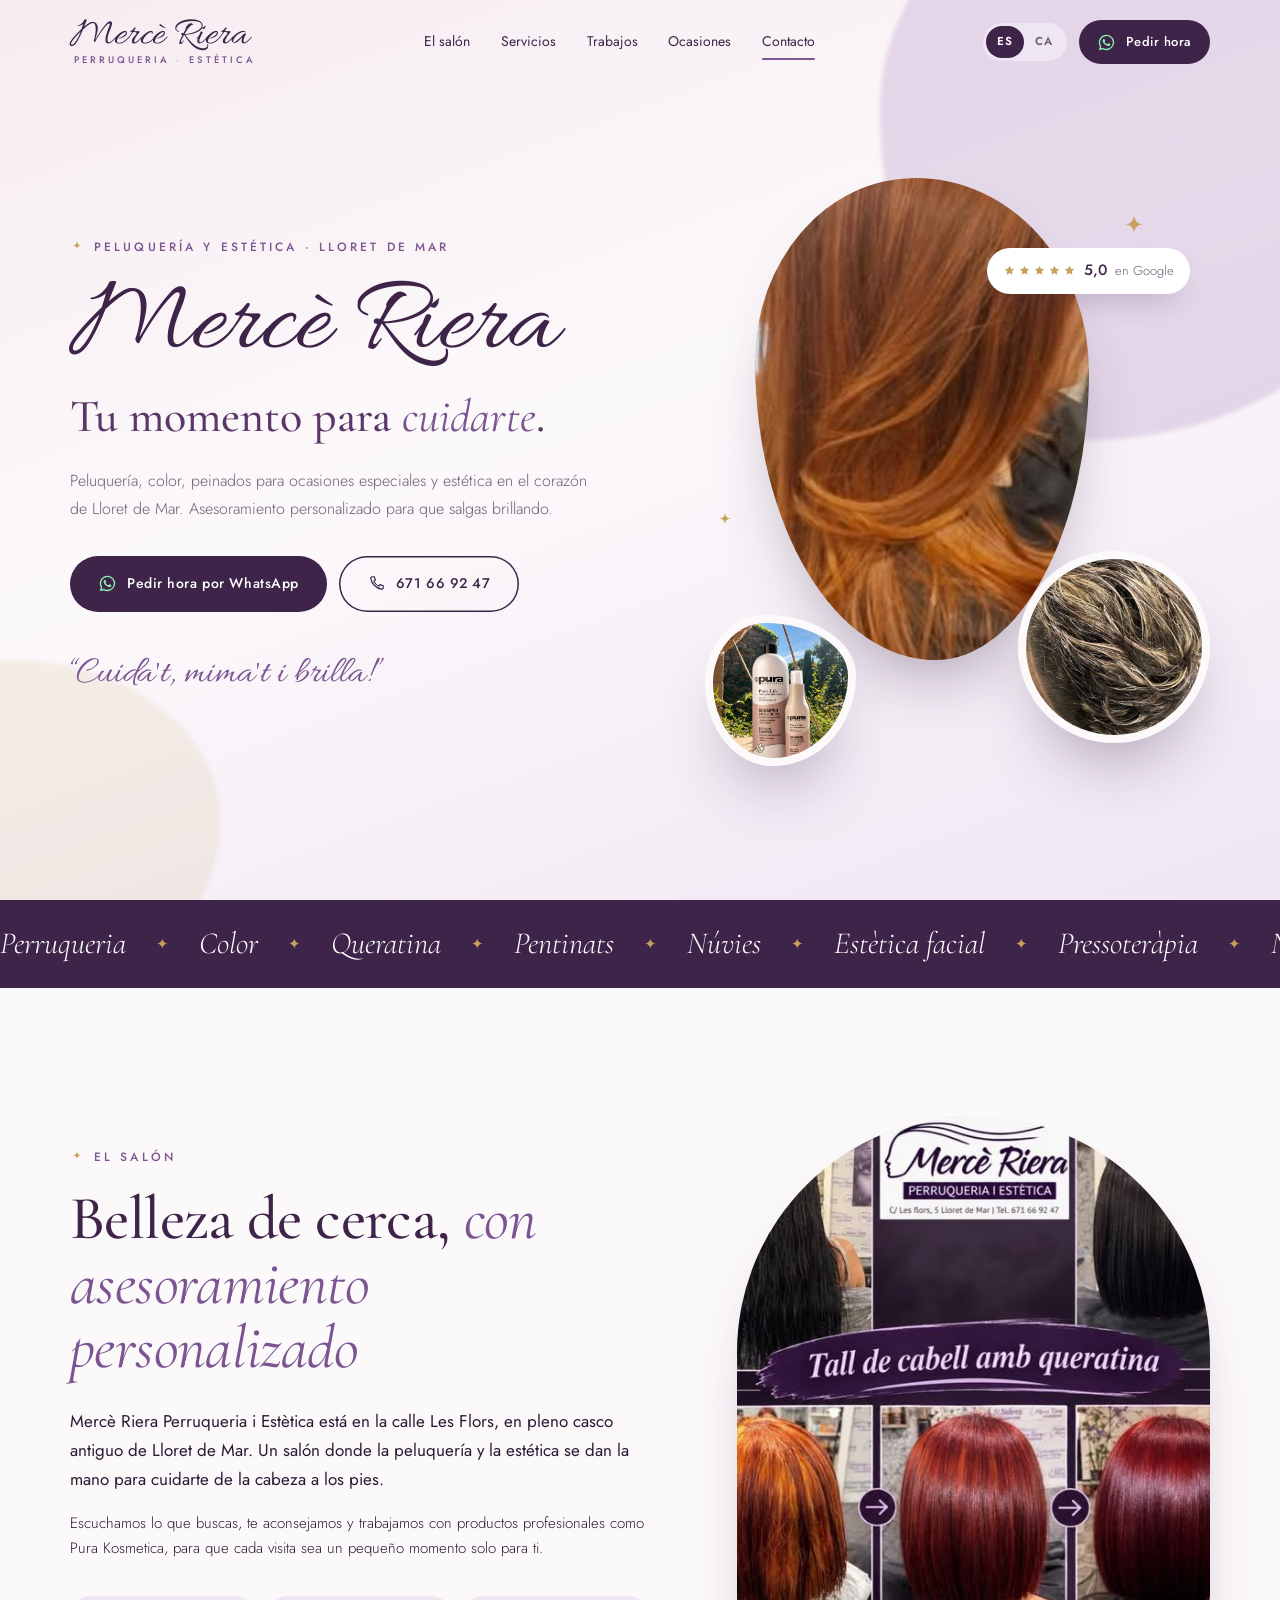
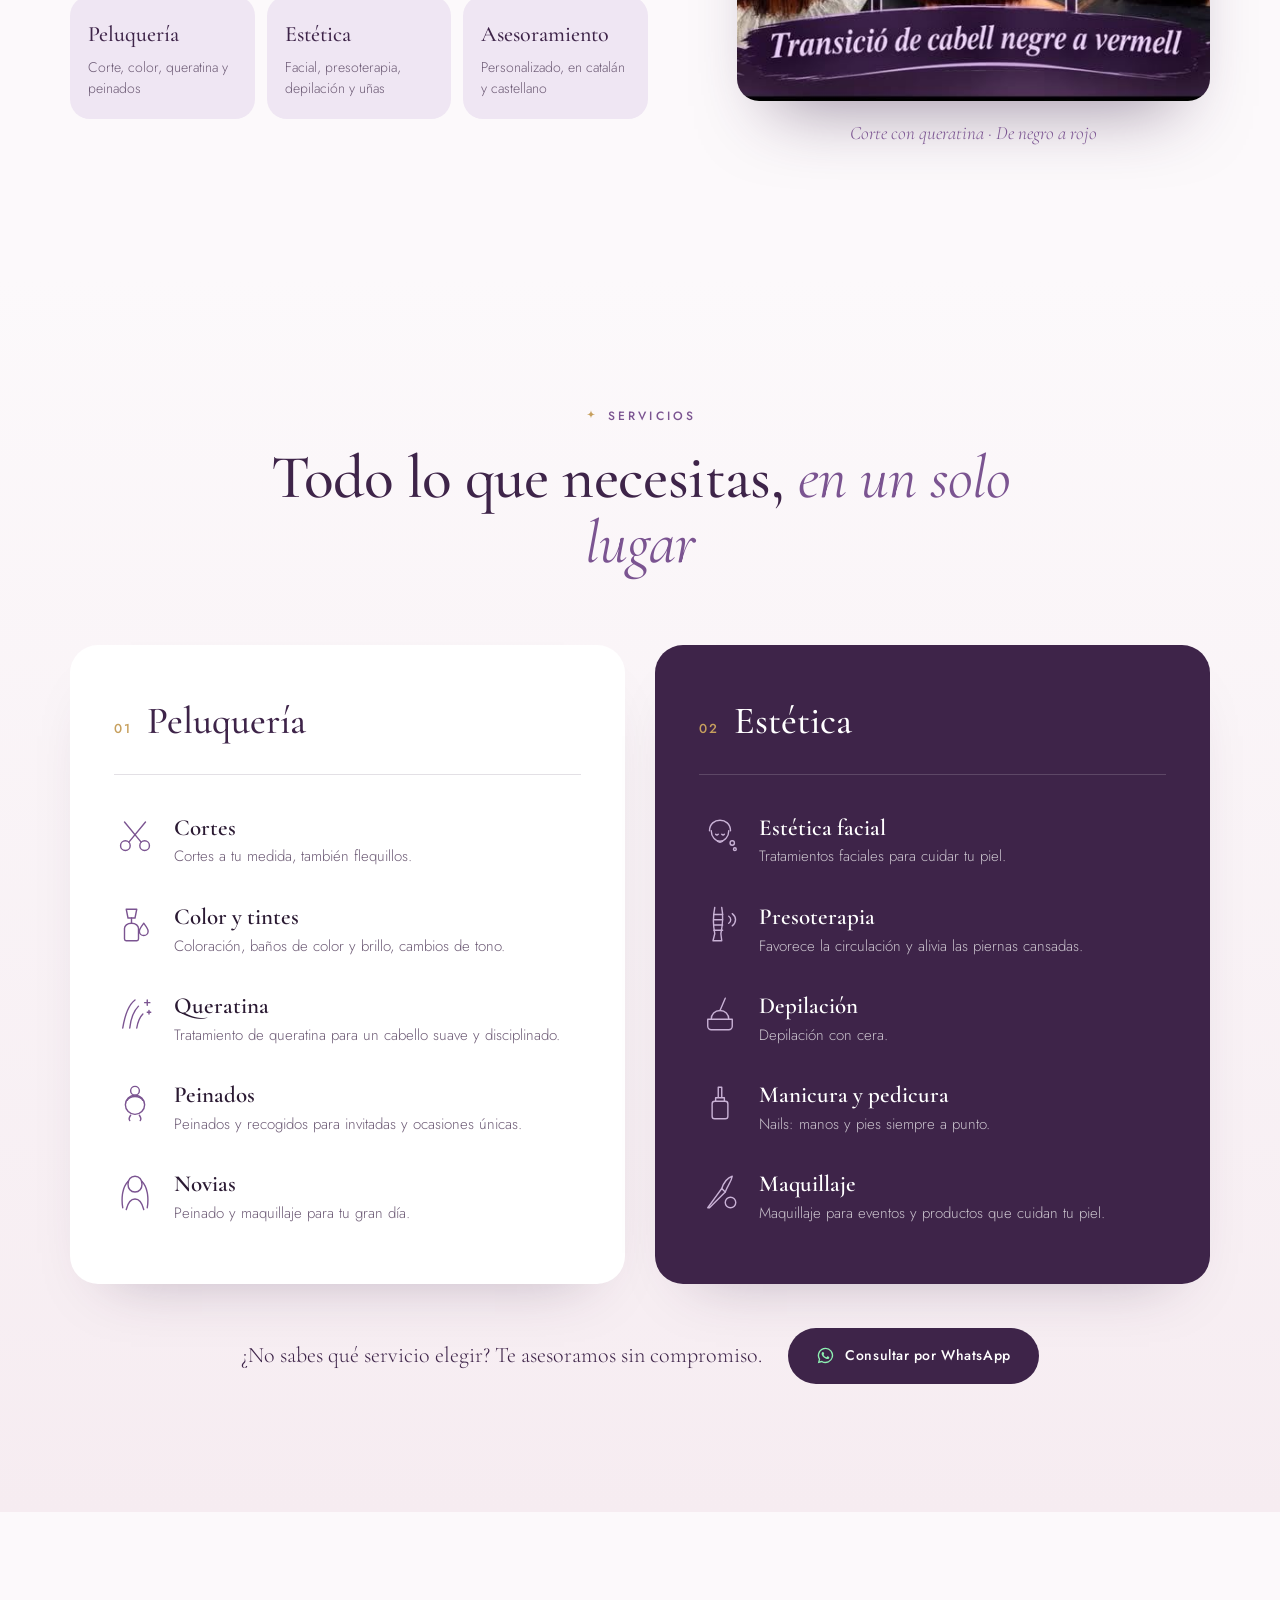
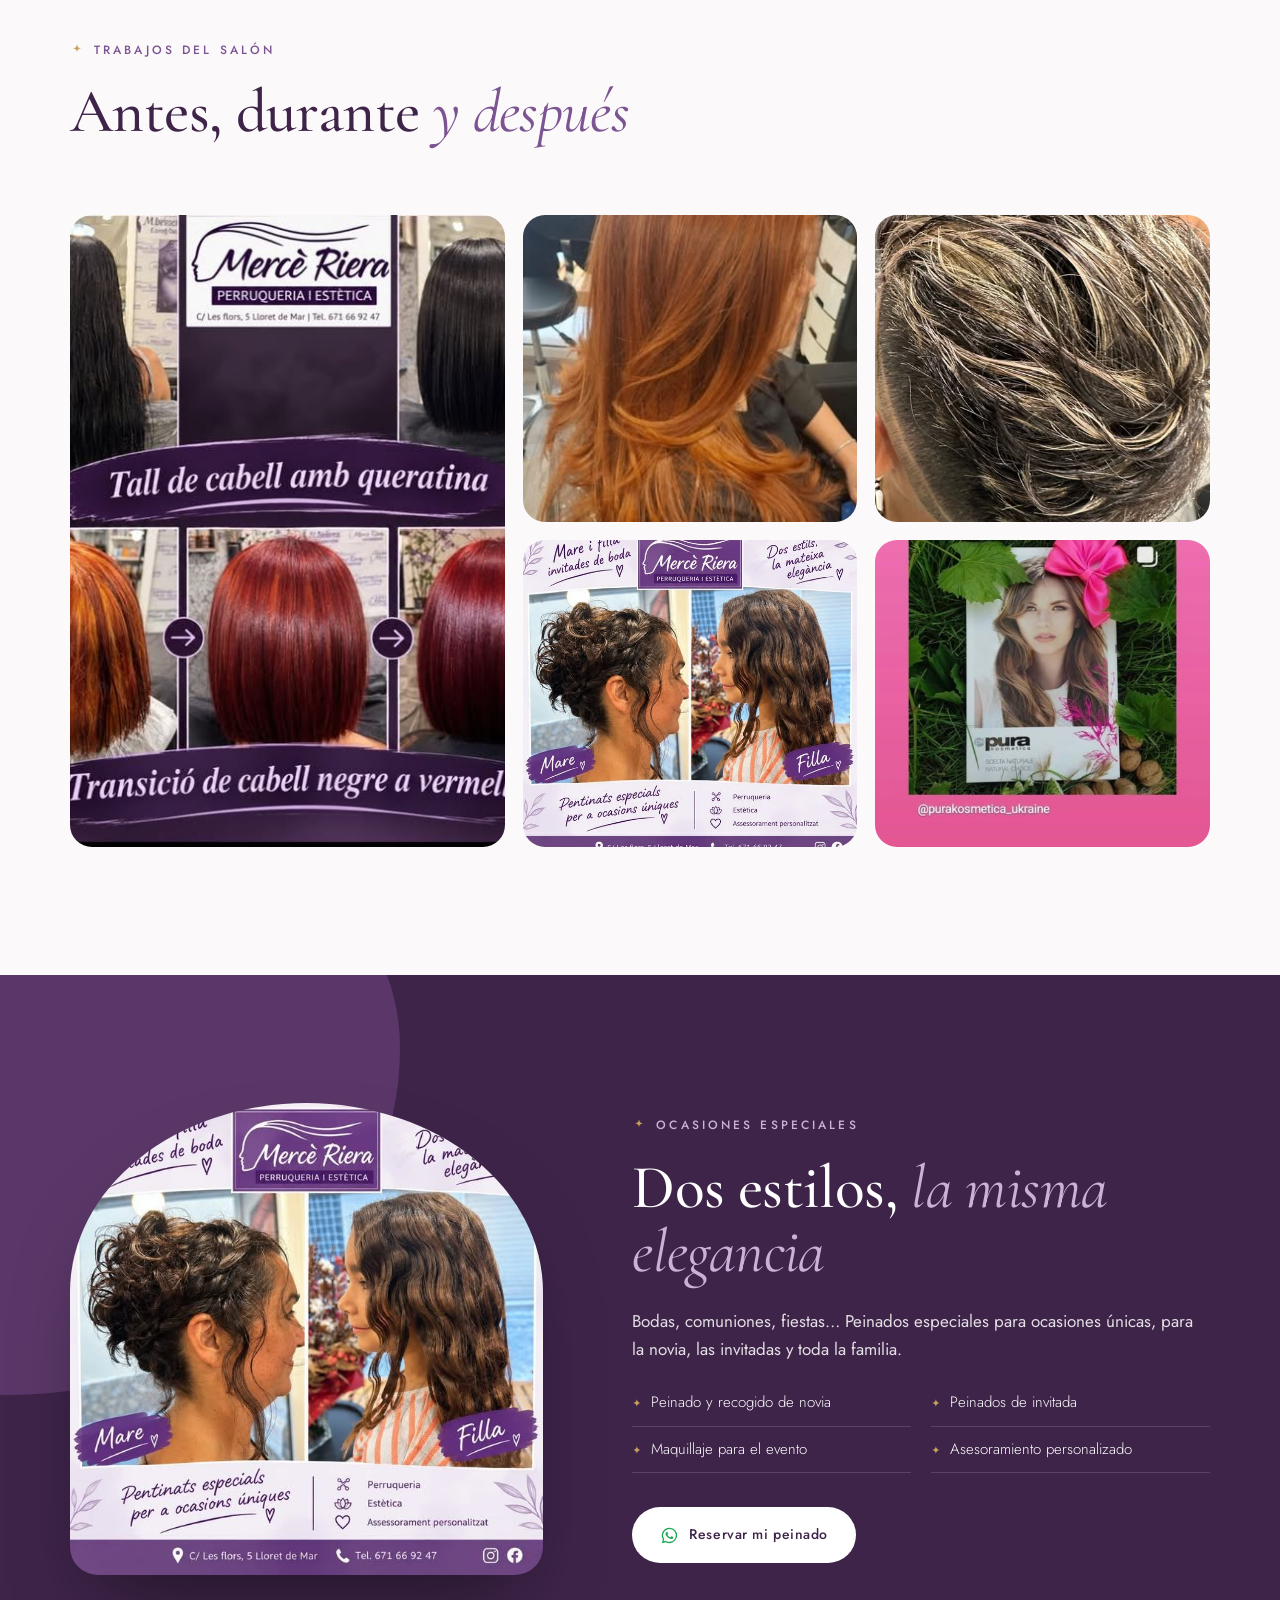
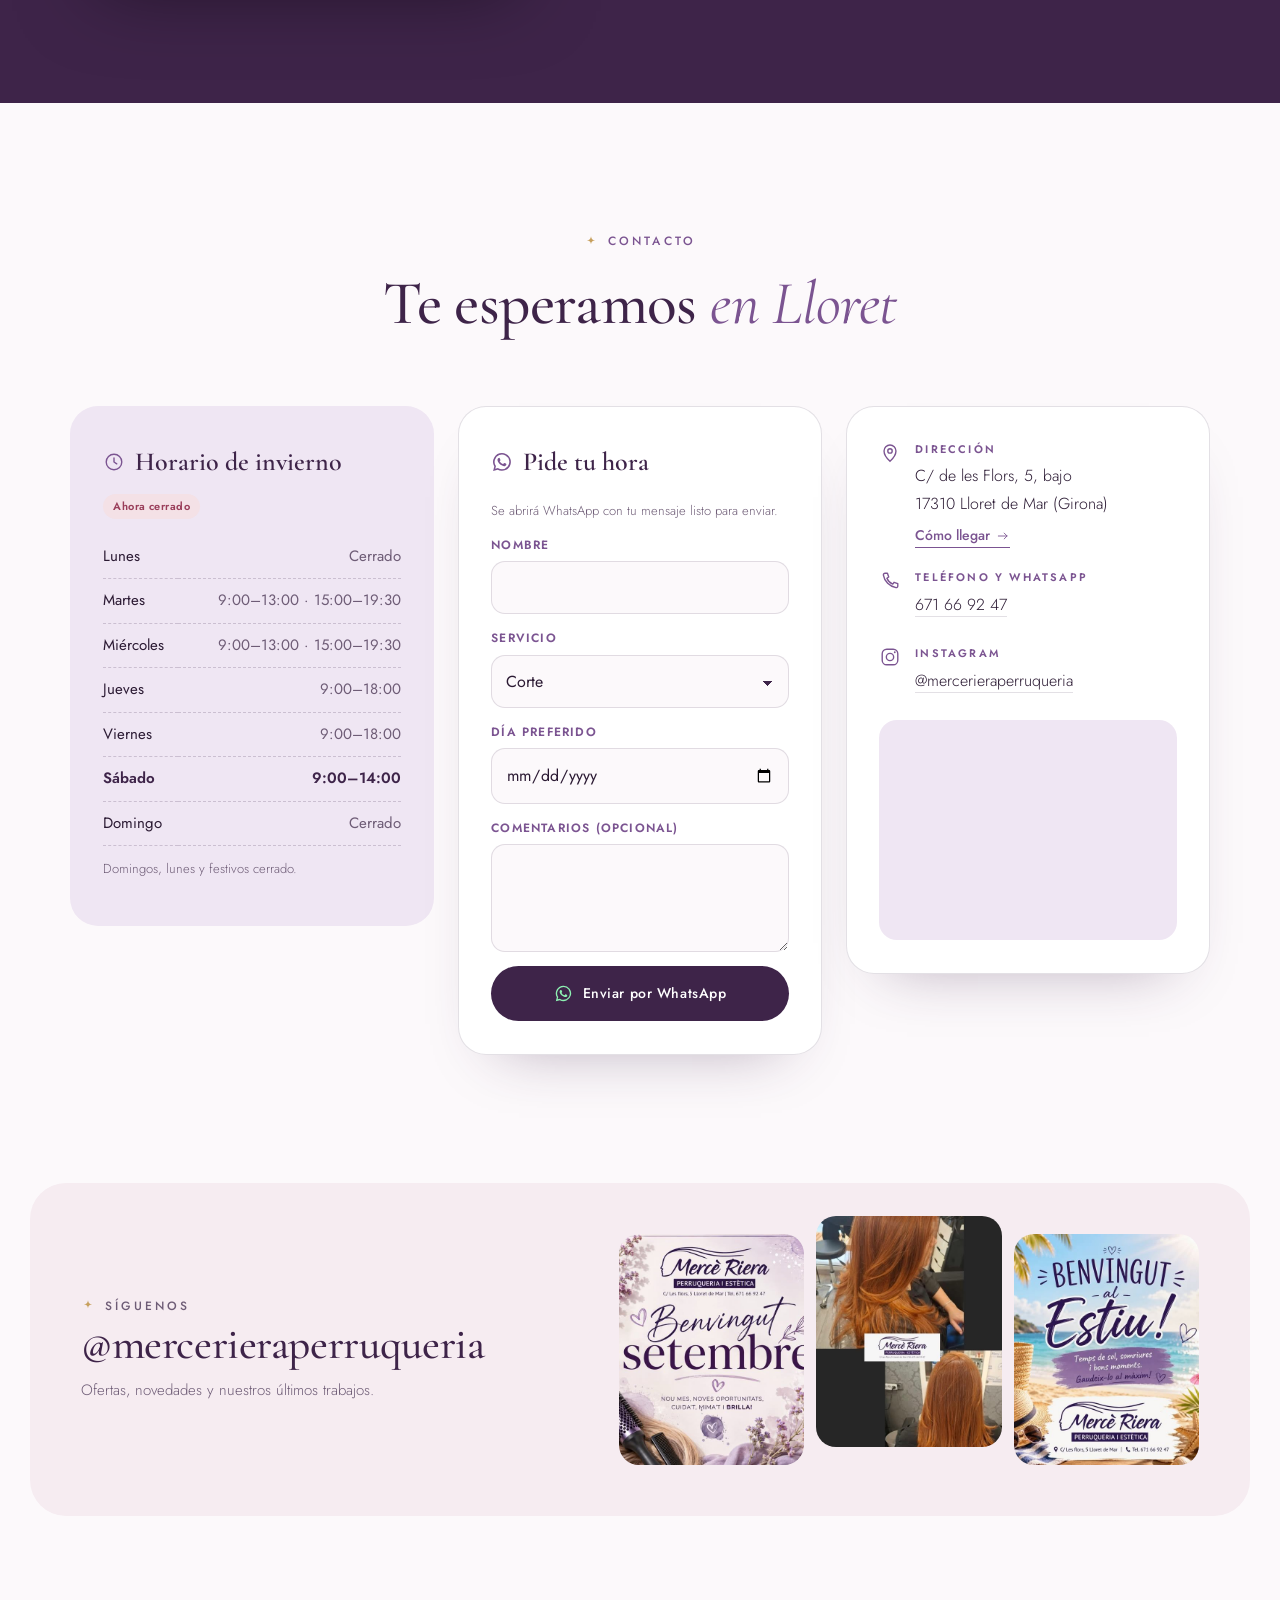
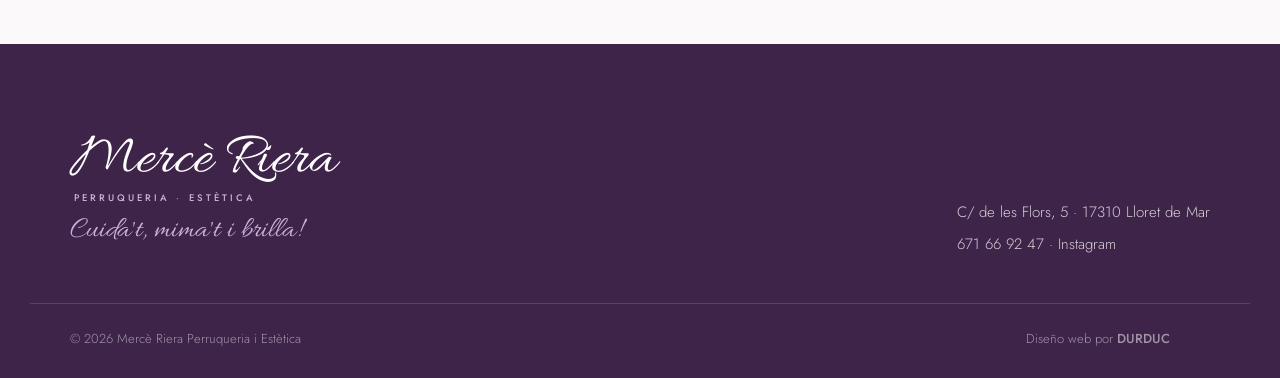
<file: index.html>
<!doctype html>
<html lang="es" class="no-js">
<head>
<meta charset="utf-8">
<meta name="viewport" content="width=device-width, initial-scale=1, viewport-fit=cover">
<title>Mercè Riera · Peluquería y estética en Lloret de Mar | Perruqueria i Estètica</title>
<meta name="description" content="Mercè Riera Perruqueria i Estètica, en el centro de Lloret de Mar (C/ Les Flors, 5). Cortes, color, queratina, peinados para bodas y ocasiones especiales, tratamientos faciales, presoterapia, manicura y maquillaje. Pide hora por WhatsApp: 671 66 92 47.">
<meta name="keywords" content="peluquería Lloret de Mar, perruqueria Lloret de Mar, estética Lloret de Mar, peinados de novia Lloret, queratina Lloret de Mar, presoterapia Lloret, manicura Lloret de Mar, Mercè Riera">
<meta name="theme-color" content="#3E2449">
<link rel="canonical" href="https://durducco-source.github.io/merce-riera-web/">
<link rel="alternate" hreflang="es" href="https://durducco-source.github.io/merce-riera-web/">
<link rel="alternate" hreflang="ca" href="https://durducco-source.github.io/merce-riera-web/?lang=ca">
<meta property="og:type" content="website">
<meta property="og:locale" content="es_ES">
<meta property="og:locale:alternate" content="ca_ES">
<meta property="og:site_name" content="Mercè Riera Perruqueria i Estètica">
<meta property="og:title" content="Mercè Riera · Peluquería y estética en Lloret de Mar">
<meta property="og:description" content="Cuida't, mima't i brilla! Peluquería, color, peinados de ocasión y estética en el centro de Lloret de Mar.">
<meta property="og:url" content="https://durducco-source.github.io/merce-riera-web/">
<meta property="og:image" content="https://durducco-source.github.io/merce-riera-web/assets/images/og-merce-riera.jpg">
<meta property="og:image:width" content="1200">
<meta property="og:image:height" content="630">
<meta name="twitter:card" content="summary_large_image">
<link rel="icon" type="image/svg+xml" href="assets/icons/favicon.svg">
<link rel="apple-touch-icon" href="assets/icons/apple-touch-icon.png">
<link rel="manifest" href="site.webmanifest">
<link rel="preconnect" href="https://fonts.googleapis.com">
<link rel="preconnect" href="https://fonts.gstatic.com" crossorigin>
<link href="https://fonts.googleapis.com/css2?family=Allura&family=Cormorant+Garamond:ital,wght@0,400;0,500;0,600;1,400;1,500&family=Jost:wght@300;400;500;600&display=swap" rel="stylesheet">
<link rel="stylesheet" href="style.css?v=1">
<script type="application/ld+json">
{
  "@context": "https://schema.org",
  "@type": ["HairSalon", "BeautySalon"],
  "name": "Mercè Riera Perruqueria i Estètica",
  "description": "Peluquería y centro de estética en Lloret de Mar: cortes, color, queratina, peinados para ocasiones especiales, tratamientos faciales, presoterapia, manicura y maquillaje.",
  "url": "https://durducco-source.github.io/merce-riera-web/",
  "image": "https://durducco-source.github.io/merce-riera-web/assets/images/og-merce-riera.jpg",
  "telephone": "+34671669247",
  "address": {
    "@type": "PostalAddress",
    "streetAddress": "Carrer de les Flors, 5, bajo",
    "addressLocality": "Lloret de Mar",
    "addressRegion": "Girona",
    "postalCode": "17310",
    "addressCountry": "ES"
  },
  "geo": { "@type": "GeoCoordinates", "latitude": 41.70040, "longitude": 2.85006 },
  "openingHoursSpecification": [
    { "@type": "OpeningHoursSpecification", "dayOfWeek": ["Tuesday", "Wednesday"], "opens": "09:00", "closes": "13:00" },
    { "@type": "OpeningHoursSpecification", "dayOfWeek": ["Tuesday", "Wednesday"], "opens": "15:00", "closes": "19:30" },
    { "@type": "OpeningHoursSpecification", "dayOfWeek": ["Thursday", "Friday"], "opens": "09:00", "closes": "18:00" },
    { "@type": "OpeningHoursSpecification", "dayOfWeek": "Saturday", "opens": "09:00", "closes": "14:00" }
  ],
  "sameAs": ["https://www.instagram.com/mercerieraperruqueria/"],
  "areaServed": "Lloret de Mar",
  "knowsLanguage": ["ca", "es"]
}
</script>
</head>
<body>

<svg width="0" height="0" style="position:absolute" aria-hidden="true">
  <symbol id="i-wa" viewBox="0 0 24 24"><path d="M12 2.2A9.7 9.7 0 0 0 3.6 16.8L2.3 21.7l5-1.3A9.7 9.7 0 1 0 12 2.2zm0 17.7c-1.5 0-2.9-.4-4.1-1.1l-.3-.2-3 .8.8-2.9-.2-.3A8 8 0 1 1 12 19.9zm4.4-6c-.2-.1-1.4-.7-1.7-.8-.2-.1-.4-.1-.5.1l-.8 1c-.1.2-.3.2-.5.1a6.6 6.6 0 0 1-3.3-2.9c-.2-.4.2-.4.7-1.3.1-.2 0-.3 0-.4l-.8-1.8c-.2-.5-.4-.4-.5-.4h-.5c-.2 0-.4.1-.6.3-.2.2-.8.8-.8 2s.8 2.3.9 2.5c.1.2 1.7 2.6 4.1 3.6 1.5.7 2.1.7 2.9.6.5-.1 1.4-.6 1.6-1.1.2-.6.2-1 .1-1.1l-.3-.4z" fill="currentColor"/></symbol>
  <symbol id="i-phone" viewBox="0 0 24 24"><path d="M6.6 3.5h2.6l1.4 4.1-2 1.4a12 12 0 0 0 6.4 6.4l1.4-2 4.1 1.4v2.6a1.8 1.8 0 0 1-2 1.8A16.6 16.6 0 0 1 4.8 5.5a1.8 1.8 0 0 1 1.8-2z" fill="none" stroke="currentColor" stroke-width="1.5" stroke-linejoin="round"/></symbol>
  <symbol id="i-ig" viewBox="0 0 24 24"><g fill="none" stroke="currentColor" stroke-width="1.5"><rect x="3.5" y="3.5" width="17" height="17" rx="5"/><circle cx="12" cy="12" r="4"/></g><circle cx="17.2" cy="6.8" r="1" fill="currentColor"/></symbol>
  <symbol id="i-pin" viewBox="0 0 24 24"><g fill="none" stroke="currentColor" stroke-width="1.5"><path d="M12 21s-6.5-5.8-6.5-11.2a6.5 6.5 0 0 1 13 0C18.5 15.2 12 21 12 21z"/><circle cx="12" cy="9.8" r="2.4"/></g></symbol>
  <symbol id="i-clock" viewBox="0 0 24 24"><g fill="none" stroke="currentColor" stroke-width="1.5" stroke-linecap="round"><circle cx="12" cy="12" r="8.5"/><path d="M12 7.5V12l3 2"/></g></symbol>
  <symbol id="i-arrow" viewBox="0 0 24 24"><path d="M4 12h15m-5-5 5 5-5 5" fill="none" stroke="currentColor" stroke-width="1.5" stroke-linecap="round" stroke-linejoin="round"/></symbol>
  <symbol id="i-close" viewBox="0 0 24 24"><path d="M6 6l12 12M18 6 6 18" fill="none" stroke="currentColor" stroke-width="1.5" stroke-linecap="round"/></symbol>
  <symbol id="i-star" viewBox="0 0 24 24"><path d="m12 3 2.7 5.6 6.1.8-4.5 4.2 1.1 6.1L12 16.8l-5.4 2.9 1.1-6.1-4.5-4.2 6.1-.8z" fill="currentColor"/></symbol>
  <symbol id="i-spark" viewBox="0 0 24 24"><path d="M12 2c.6 4.6 2.4 6.4 7 7-4.6.6-6.4 2.4-7 7-.6-4.6-2.4-6.4-7-7 4.6-.6 6.4-2.4 7-7z" fill="currentColor"/></symbol>
  <!-- Iconos de servicios (línea fina) -->
  <symbol id="s-cut" viewBox="0 0 48 48"><g fill="none" stroke="currentColor" stroke-width="1.6" stroke-linecap="round"><circle cx="13" cy="35" r="5.5"/><circle cx="35" cy="35" r="5.5"/><path d="M17 31 36 8M31 31 12 8"/></g></symbol>
  <symbol id="s-color" viewBox="0 0 48 48"><g fill="none" stroke="currentColor" stroke-width="1.6" stroke-linecap="round" stroke-linejoin="round"><path d="M14 6h12l-2 10h-8z"/><path d="M20 16v6"/><path d="M12 28c0-3 3-6 8-6s8 3 8 6v12a2 2 0 0 1-2 2H14a2 2 0 0 1-2-2z"/><path d="M34 22c3 4 5 6.5 5 9a5 5 0 0 1-10 0c0-2.5 2-5 5-9z"/></g></symbol>
  <symbol id="s-shine" viewBox="0 0 48 48"><g fill="none" stroke="currentColor" stroke-width="1.6" stroke-linecap="round"><path d="M10 40c2-12 6-26 14-32M18 40c1-9 4-19 10-25M26 40c1-6 3-12 7-16"/><path d="M38 8v6M35 11h6M40 20v4M38 22h4"/></g></symbol>
  <symbol id="s-updo" viewBox="0 0 48 48"><g fill="none" stroke="currentColor" stroke-width="1.6" stroke-linecap="round"><circle cx="24" cy="26" r="11"/><path d="M15 21c3-6 15-6 18 0"/><circle cx="24" cy="10" r="5"/><path d="M19 38c-2 3-2 5-1 6M29 38c2 3 2 5 1 6"/></g></symbol>
  <symbol id="s-bride" viewBox="0 0 48 48"><g fill="none" stroke="currentColor" stroke-width="1.6" stroke-linecap="round" stroke-linejoin="round"><path d="M24 6c-5 0-8 4-8 9s3 9 8 9 8-4 8-9-3-9-8-9z"/><path d="M16 12c-6 6-8 18-6 30M32 12c6 6 8 18 6 30"/><path d="M14 44c2-8 6-12 10-12s8 4 10 12"/></g></symbol>
  <symbol id="s-face" viewBox="0 0 48 48"><g fill="none" stroke="currentColor" stroke-width="1.6" stroke-linecap="round"><path d="M14 18a10 12 0 1 0 20 0"/><path d="M12 18c0-8 6-12 12-12s12 4 12 12"/><path d="M19 22c1 1 2 1 3 0M26 22c1 1 2 1 3 0M21 30c2 1.5 4 1.5 6 0"/><circle cx="38" cy="32" r="2.5"/><circle cx="41" cy="39" r="1.6"/></g></symbol>
  <symbol id="s-press" viewBox="0 0 48 48"><g fill="none" stroke="currentColor" stroke-width="1.6" stroke-linecap="round" stroke-linejoin="round"><path d="M18 4c-2 10-2 20 0 30l-2 8h10l-1-8c2-10 3-20 1-30"/><path d="M17 12h10M17 18h10M17 24h10M17 30h10"/><path d="M34 14c3 2 3 6 0 8M38 11c5 4 5 10 0 14"/></g></symbol>
  <symbol id="s-wax" viewBox="0 0 48 48"><g fill="none" stroke="currentColor" stroke-width="1.6" stroke-linecap="round" stroke-linejoin="round"><path d="M10 30h28v8a4 4 0 0 1-4 4H14a4 4 0 0 1-4-4z"/><path d="M14 30c0-6 4-10 10-10s10 4 10 10"/><path d="M30 6l-6 14"/></g></symbol>
  <symbol id="s-nails" viewBox="0 0 48 48"><g fill="none" stroke="currentColor" stroke-width="1.6" stroke-linecap="round" stroke-linejoin="round"><rect x="15" y="22" width="18" height="20" rx="3"/><path d="M19 22v-4h10v4M22 18V6h4v12"/></g></symbol>
  <symbol id="s-makeup" viewBox="0 0 48 48"><g fill="none" stroke="currentColor" stroke-width="1.6" stroke-linecap="round" stroke-linejoin="round"><path d="M10 42 26 20l4 4L12 42z"/><path d="M26 20c2-6 6-12 12-14-1 6-5 10-8 18"/><circle cx="36" cy="36" r="6"/></g></symbol>
</svg>

<div class="intro" aria-hidden="true"><span>Mercè Riera</span></div>
<a class="skip" href="#main"><span data-l="es">Saltar al contenido</span><span data-l="ca">Salta al contingut</span></a>

<header class="header" data-header>
  <div class="wrap header-in">
    <a class="brand" href="#inicio" aria-label="Mercè Riera, inicio">
      <span class="brand-script">Mercè Riera</span>
      <span class="brand-sub">Perruqueria <i>·</i> Estètica</span>
    </a>
    <nav class="nav" aria-label="Principal">
      <a href="#salon"><span data-l="es">El salón</span><span data-l="ca">El saló</span></a>
      <a href="#servicios"><span data-l="es">Servicios</span><span data-l="ca">Serveis</span></a>
      <a href="#trabajos"><span data-l="es">Trabajos</span><span data-l="ca">Treballs</span></a>
      <a href="#ocasiones"><span data-l="es">Ocasiones</span><span data-l="ca">Ocasions</span></a>
      <a href="#contacto"><span data-l="es">Contacto</span><span data-l="ca">Contacte</span></a>
    </nav>
    <div class="header-tools">
      <div class="lang" role="group" aria-label="Idioma / Idioma">
        <button type="button" data-lang="es" aria-pressed="true">ES</button>
        <button type="button" data-lang="ca" aria-pressed="false">CA</button>
      </div>
      <a class="btn btn--wa btn--sm header-cta" data-wa-es="Hola Mercè, me gustaría pedir hora." data-wa-ca="Hola Mercè, voldria demanar hora." href="https://wa.me/34671669247" target="_blank" rel="noopener"><svg><use href="#i-wa"/></svg><span data-l="es">Pedir hora</span><span data-l="ca">Demanar hora</span></a>
      <button class="burger" type="button" aria-label="Menú" aria-expanded="false" aria-controls="menu"><span></span><span></span><span></span></button>
    </div>
  </div>
</header>

<div class="menu" id="menu" hidden>
  <nav aria-label="Menú">
    <a href="#salon"><span data-l="es">El salón</span><span data-l="ca">El saló</span></a>
    <a href="#servicios"><span data-l="es">Servicios</span><span data-l="ca">Serveis</span></a>
    <a href="#trabajos"><span data-l="es">Trabajos</span><span data-l="ca">Treballs</span></a>
    <a href="#ocasiones"><span data-l="es">Ocasiones especiales</span><span data-l="ca">Ocasions especials</span></a>
    <a href="#horario"><span data-l="es">Horario</span><span data-l="ca">Horari</span></a>
    <a href="#contacto"><span data-l="es">Contacto</span><span data-l="ca">Contacte</span></a>
  </nav>
  <div class="menu-foot">
    <a class="btn btn--wa" data-wa-es="Hola Mercè, me gustaría pedir hora." data-wa-ca="Hola Mercè, voldria demanar hora." href="https://wa.me/34671669247" target="_blank" rel="noopener"><svg><use href="#i-wa"/></svg>WhatsApp 671 66 92 47</a>
    <a class="btn btn--ghost" href="tel:+34671669247"><svg><use href="#i-phone"/></svg><span data-l="es">Llamar</span><span data-l="ca">Trucar</span></a>
  </div>
</div>

<main id="main">

<!-- ===================== PORTADA ===================== -->
<section class="hero" id="inicio" aria-labelledby="hero-title">
  <div class="hero-blob hero-blob--a" aria-hidden="true"></div>
  <div class="hero-blob hero-blob--b" aria-hidden="true"></div>
  <div class="wrap hero-grid">
    <div class="hero-copy">
      <p class="eyebrow h-in" style="--i:0"><svg><use href="#i-spark"/></svg><span data-l="es">Peluquería y estética · Lloret de Mar</span><span data-l="ca">Perruqueria i estètica · Lloret de Mar</span></p>
      <h1 id="hero-title" class="hero-title h-in" style="--i:1">
        <span class="hero-script">Mercè Riera</span>
        <span class="hero-line" data-l="es">Tu momento para <em>cuidarte</em>.</span>
        <span class="hero-line" data-l="ca">El teu moment per <em>cuidar-te</em>.</span>
      </h1>
      <p class="hero-lead h-in" style="--i:2">
        <span data-l="es">Peluquería, color, peinados para ocasiones especiales y estética en el corazón de Lloret de Mar. Asesoramiento personalizado para que salgas brillando.</span>
        <span data-l="ca">Perruqueria, color, pentinats per a ocasions especials i estètica al cor de Lloret de Mar. Assessorament personalitzat perquè surtis brillant.</span>
      </p>
      <div class="hero-actions h-in" style="--i:3">
        <a class="btn btn--wa" data-wa-es="Hola Mercè, me gustaría pedir hora." data-wa-ca="Hola Mercè, voldria demanar hora." href="https://wa.me/34671669247" target="_blank" rel="noopener"><svg><use href="#i-wa"/></svg><span data-l="es">Pedir hora por WhatsApp</span><span data-l="ca">Demana hora per WhatsApp</span></a>
        <a class="btn btn--ghost" href="tel:+34671669247"><svg><use href="#i-phone"/></svg>671 66 92 47</a>
      </div>
      <p class="hero-motto h-in" style="--i:4">“Cuida't, mima't i brilla!”</p>
    </div>
    <div class="hero-art h-in" style="--i:2" aria-label="Trabajos del salón">
      <figure class="blob blob--1"><img src="assets/images/melena-cobriza-ondas.jpg" alt="Melena larga en tono cobrizo realizada en el salón Mercè Riera" width="410" height="322"></figure>
      <figure class="blob blob--2" data-float><img src="assets/images/corte-corto-mechas.jpg" alt="Corte corto texturizado con mechas" width="518" height="640"></figure>
      <figure class="blob blob--3" data-float><img src="assets/images/pura-kosmetica.jpg" alt="Productos Pura Kosmetica que se usan en el salón" width="519" height="640"></figure>
      <span class="sparkle sparkle--1" aria-hidden="true"><svg><use href="#i-spark"/></svg></span>
      <span class="sparkle sparkle--2" aria-hidden="true"><svg><use href="#i-spark"/></svg></span>
      <div class="rating-pill" aria-label="Valoración 5,0 en Google">
        <span class="stars"><svg><use href="#i-star"/></svg><svg><use href="#i-star"/></svg><svg><use href="#i-star"/></svg><svg><use href="#i-star"/></svg><svg><use href="#i-star"/></svg></span>
        <strong>5,0</strong><span data-l="es">en Google</span><span data-l="ca">a Google</span>
      </div>
    </div>
  </div>
</section>

<!-- ===================== CINTA DE SERVICIOS ===================== -->
<div class="ticker" aria-hidden="true">
  <div class="ticker-track">
    <span>Perruqueria</span><i>✦</i><span>Color</span><i>✦</i><span>Queratina</span><i>✦</i><span>Pentinats</span><i>✦</i><span>Núvies</span><i>✦</i><span>Estètica facial</span><i>✦</i><span>Pressoteràpia</span><i>✦</i><span>Nails</span><i>✦</i><span>Maquillatge</span><i>✦</i>
    <span>Perruqueria</span><i>✦</i><span>Color</span><i>✦</i><span>Queratina</span><i>✦</i><span>Pentinats</span><i>✦</i><span>Núvies</span><i>✦</i><span>Estètica facial</span><i>✦</i><span>Pressoteràpia</span><i>✦</i><span>Nails</span><i>✦</i><span>Maquillatge</span><i>✦</i>
  </div>
</div>

<!-- ===================== EL SALÓN ===================== -->
<section class="section salon" id="salon" aria-labelledby="salon-title">
  <div class="wrap salon-grid">
    <div class="salon-copy">
      <p class="eyebrow reveal"><svg><use href="#i-spark"/></svg><span data-l="es">El salón</span><span data-l="ca">El saló</span></p>
      <h2 id="salon-title" class="h2 reveal">
        <span data-l="es">Belleza de cerca, <em>con asesoramiento personalizado</em></span>
        <span data-l="ca">Bellesa de prop, <em>amb assessorament personalitzat</em></span>
      </h2>
      <p class="lead reveal">
        <span data-l="es">Mercè Riera Perruqueria i Estètica está en la calle Les Flors, en pleno casco antiguo de Lloret de Mar. Un salón donde la peluquería y la estética se dan la mano para cuidarte de la cabeza a los pies.</span>
        <span data-l="ca">Mercè Riera Perruqueria i Estètica és al carrer de les Flors, en ple nucli antic de Lloret de Mar. Un saló on la perruqueria i l'estètica van de la mà per cuidar-te de cap a peus.</span>
      </p>
      <p class="reveal">
        <span data-l="es">Escuchamos lo que buscas, te aconsejamos y trabajamos con productos profesionales como Pura Kosmetica, para que cada visita sea un pequeño momento solo para ti.</span>
        <span data-l="ca">Escoltem què busques, t'aconsellem i treballem amb productes professionals com Pura Kosmetica, perquè cada visita sigui un petit moment només per a tu.</span>
      </p>
      <ul class="salon-points">
        <li class="reveal"><strong data-l="es">Peluquería</strong><strong data-l="ca">Perruqueria</strong><span data-l="es">Corte, color, queratina y peinados</span><span data-l="ca">Tall, color, queratina i pentinats</span></li>
        <li class="reveal"><strong data-l="es">Estética</strong><strong data-l="ca">Estètica</strong><span data-l="es">Facial, presoterapia, depilación y uñas</span><span data-l="ca">Facial, pressoteràpia, depilació i ungles</span></li>
        <li class="reveal"><strong data-l="es">Asesoramiento</strong><strong data-l="ca">Assessorament</strong><span data-l="es">Personalizado, en catalán y castellano</span><span data-l="ca">Personalitzat, en català i castellà</span></li>
      </ul>
    </div>
    <div class="salon-media reveal">
      <figure class="arch"><img src="assets/images/queratina-transicion-color.jpg" alt="Corte con queratina y transición de color de negro a rojo, trabajos del salón" width="517" height="640" loading="lazy" decoding="async"></figure>
      <p class="salon-note"><span data-l="es">Corte con queratina · De negro a rojo</span><span data-l="ca">Tall amb queratina · De negre a vermell</span></p>
    </div>
  </div>
</section>

<!-- ===================== SERVICIOS ===================== -->
<section class="section services" id="servicios" aria-labelledby="services-title">
  <div class="wrap">
    <div class="head">
      <p class="eyebrow eyebrow--center reveal"><svg><use href="#i-spark"/></svg><span data-l="es">Servicios</span><span data-l="ca">Serveis</span></p>
      <h2 id="services-title" class="h2 reveal"><span data-l="es">Todo lo que necesitas, <em>en un solo lugar</em></span><span data-l="ca">Tot el que necessites, <em>en un sol lloc</em></span></h2>
    </div>
    <div class="services-cols">
      <div class="svc-col reveal">
        <h3 class="svc-title"><span>01</span><b data-l="es">Peluquería</b><b data-l="ca">Perruqueria</b></h3>
        <ul class="svc-list">
          <li><svg><use href="#s-cut"/></svg><div><h4 data-l="es">Cortes</h4><h4 data-l="ca">Talls</h4><p data-l="es">Cortes a tu medida, también flequillos.</p><p data-l="ca">Talls a la teva mida, també serrells.</p></div></li>
          <li><svg><use href="#s-color"/></svg><div><h4 data-l="es">Color y tintes</h4><h4 data-l="ca">Color i tints</h4><p data-l="es">Coloración, baños de color y brillo, cambios de tono.</p><p data-l="ca">Coloració, banys de color i brillantor, canvis de to.</p></div></li>
          <li><svg><use href="#s-shine"/></svg><div><h4>Queratina</h4><p data-l="es">Tratamiento de queratina para un cabello suave y disciplinado.</p><p data-l="ca">Tractament de queratina per a un cabell suau i disciplinat.</p></div></li>
          <li><svg><use href="#s-updo"/></svg><div><h4 data-l="es">Peinados</h4><h4 data-l="ca">Pentinats</h4><p data-l="es">Peinados y recogidos para invitadas y ocasiones únicas.</p><p data-l="ca">Pentinats i recollits per a convidades i ocasions úniques.</p></div></li>
          <li><svg><use href="#s-bride"/></svg><div><h4 data-l="es">Novias</h4><h4 data-l="ca">Núvies</h4><p data-l="es">Peinado y maquillaje para tu gran día.</p><p data-l="ca">Pentinat i maquillatge per al teu gran dia.</p></div></li>
        </ul>
      </div>
      <div class="svc-col svc-col--alt reveal">
        <h3 class="svc-title"><span>02</span><b data-l="es">Estética</b><b data-l="ca">Estètica</b></h3>
        <ul class="svc-list">
          <li><svg><use href="#s-face"/></svg><div><h4 data-l="es">Estética facial</h4><h4 data-l="ca">Estètica facial</h4><p data-l="es">Tratamientos faciales para cuidar tu piel.</p><p data-l="ca">Tractaments facials per cuidar la teva pell.</p></div></li>
          <li><svg><use href="#s-press"/></svg><div><h4 data-l="es">Presoterapia</h4><h4 data-l="ca">Pressoteràpia</h4><p data-l="es">Favorece la circulación y alivia las piernas cansadas.</p><p data-l="ca">Afavoreix la circulació i alleuja les cames cansades.</p></div></li>
          <li><svg><use href="#s-wax"/></svg><div><h4 data-l="es">Depilación</h4><h4 data-l="ca">Depilació</h4><p data-l="es">Depilación con cera.</p><p data-l="ca">Depilació amb cera.</p></div></li>
          <li><svg><use href="#s-nails"/></svg><div><h4 data-l="es">Manicura y pedicura</h4><h4 data-l="ca">Manicura i pedicura</h4><p data-l="es">Nails: manos y pies siempre a punto.</p><p data-l="ca">Nails: mans i peus sempre a punt.</p></div></li>
          <li><svg><use href="#s-makeup"/></svg><div><h4 data-l="es">Maquillaje</h4><h4 data-l="ca">Maquillatge</h4><p data-l="es">Maquillaje para eventos y productos que cuidan tu piel.</p><p data-l="ca">Maquillatge per a esdeveniments i productes que cuiden la pell.</p></div></li>
        </ul>
      </div>
    </div>
    <div class="services-cta reveal">
      <p><span data-l="es">¿No sabes qué servicio elegir? Te asesoramos sin compromiso.</span><span data-l="ca">No saps quin servei triar? T'assessorem sense compromís.</span></p>
      <a class="btn btn--wa" data-wa-es="Hola Mercè, me gustaría información sobre un servicio." data-wa-ca="Hola Mercè, voldria informació sobre un servei." href="https://wa.me/34671669247" target="_blank" rel="noopener"><svg><use href="#i-wa"/></svg><span data-l="es">Consultar por WhatsApp</span><span data-l="ca">Consulta per WhatsApp</span></a>
    </div>
  </div>
</section>

<!-- ===================== TRABAJOS ===================== -->
<section class="section works" id="trabajos" aria-labelledby="works-title">
  <div class="wrap">
    <div class="head head--left">
      <p class="eyebrow reveal"><svg><use href="#i-spark"/></svg><span data-l="es">Trabajos del salón</span><span data-l="ca">Treballs del saló</span></p>
      <h2 id="works-title" class="h2 reveal"><span data-l="es">Antes, durante <em>y después</em></span><span data-l="ca">Abans, durant <em>i després</em></span></h2>
    </div>
    <div class="works-grid">
      <figure class="work work--wide reveal" data-lb="assets/images/queratina-transicion-color.jpg"><img src="assets/images/queratina-transicion-color.jpg" alt="Corte con queratina y transición de color de negro a rojo" width="517" height="640" loading="lazy" decoding="async"><figcaption><span data-l="es">Queratina y transición de negro a rojo</span><span data-l="ca">Queratina i transició de negre a vermell</span></figcaption></figure>
      <figure class="work reveal" data-lb="assets/images/melena-cobriza-ondas.jpg"><img src="assets/images/melena-cobriza-ondas.jpg" alt="Melena larga cobriza con ondas" width="410" height="322" loading="lazy" decoding="async"><figcaption><span data-l="es">Melena cobriza</span><span data-l="ca">Melena coure</span></figcaption></figure>
      <figure class="work reveal" data-lb="assets/images/corte-corto-mechas.jpg"><img src="assets/images/corte-corto-mechas.jpg" alt="Corte corto texturizado con mechas" width="518" height="640" loading="lazy" decoding="async"><figcaption><span data-l="es">Corte corto con mechas</span><span data-l="ca">Tall curt amb metxes</span></figcaption></figure>
      <figure class="work reveal" data-lb="assets/images/peinados-madre-e-hija.jpg"><img src="assets/images/peinados-madre-e-hija.jpg" alt="Peinados de invitada de boda para madre e hija" width="640" height="620" loading="lazy" decoding="async"><figcaption><span data-l="es">Madre e hija, invitadas de boda</span><span data-l="ca">Mare i filla, convidades de boda</span></figcaption></figure>
      <figure class="work reveal" data-lb="assets/images/pura-maquillaje.jpg"><img src="assets/images/pura-maquillaje.jpg" alt="Maquillajes Pura disponibles en el salón" width="517" height="640" loading="lazy" decoding="async"><figcaption><span data-l="es">Maquillaje que cuida tu piel</span><span data-l="ca">Maquillatge que cuida la pell</span></figcaption></figure>
    </div>
  </div>
</section>

<!-- ===================== OCASIONES ESPECIALES ===================== -->
<section class="section occasions" id="ocasiones" aria-labelledby="occ-title">
  <div class="wrap occ-grid">
    <figure class="occ-media reveal"><img src="assets/images/peinados-madre-e-hija.jpg" alt="Peinados especiales de madre e hija para una boda" width="640" height="620" loading="lazy" decoding="async"></figure>
    <div class="occ-copy">
      <p class="eyebrow eyebrow--light reveal"><svg><use href="#i-spark"/></svg><span data-l="es">Ocasiones especiales</span><span data-l="ca">Ocasions especials</span></p>
      <h2 id="occ-title" class="h2 h2--light reveal"><span data-l="es">Dos estilos, <em>la misma elegancia</em></span><span data-l="ca">Dos estils, <em>la mateixa elegància</em></span></h2>
      <p class="lead reveal"><span data-l="es">Bodas, comuniones, fiestas… Peinados especiales para ocasiones únicas, para la novia, las invitadas y toda la familia.</span><span data-l="ca">Casaments, comunions, festes… Pentinats especials per a ocasions úniques, per a la núvia, les convidades i tota la família.</span></p>
      <ul class="occ-list">
        <li class="reveal"><span data-l="es">Peinado y recogido de novia</span><span data-l="ca">Pentinat i recollit de núvia</span></li>
        <li class="reveal"><span data-l="es">Peinados de invitada</span><span data-l="ca">Pentinats de convidada</span></li>
        <li class="reveal"><span data-l="es">Maquillaje para el evento</span><span data-l="ca">Maquillatge per a l'esdeveniment</span></li>
        <li class="reveal"><span data-l="es">Asesoramiento personalizado</span><span data-l="ca">Assessorament personalitzat</span></li>
      </ul>
      <a class="btn btn--light reveal" data-wa-es="Hola Mercè, me gustaría reservar un peinado para una ocasión especial." data-wa-ca="Hola Mercè, voldria reservar un pentinat per a una ocasió especial." href="https://wa.me/34671669247" target="_blank" rel="noopener"><svg><use href="#i-wa"/></svg><span data-l="es">Reservar mi peinado</span><span data-l="ca">Reservar el meu pentinat</span></a>
    </div>
  </div>
</section>

<!-- ===================== HORARIO Y CONTACTO ===================== -->
<section class="section contact" id="contacto" aria-labelledby="contact-title">
  <div class="wrap">
    <div class="head">
      <p class="eyebrow eyebrow--center reveal"><svg><use href="#i-spark"/></svg><span data-l="es">Contacto</span><span data-l="ca">Contacte</span></p>
      <h2 id="contact-title" class="h2 reveal"><span data-l="es">Te esperamos <em>en Lloret</em></span><span data-l="ca">T'esperem <em>a Lloret</em></span></h2>
    </div>
    <div class="contact-grid">
      <div class="card card--hours reveal" id="horario">
        <h3><svg><use href="#i-clock"/></svg><span data-l="es">Horario de invierno</span><span data-l="ca">Horari d'hivern</span> <span class="open-state" data-open-state></span></h3>
        <table class="hours" data-hours>
          <tr data-day="1"><th><span data-l="es">Lunes</span><span data-l="ca">Dilluns</span></th><td data-l="es">Cerrado</td><td data-l="ca">Tancat</td></tr>
          <tr data-day="2"><th><span data-l="es">Martes</span><span data-l="ca">Dimarts</span></th><td>9:00–13:00 · 15:00–19:30</td></tr>
          <tr data-day="3"><th><span data-l="es">Miércoles</span><span data-l="ca">Dimecres</span></th><td>9:00–13:00 · 15:00–19:30</td></tr>
          <tr data-day="4"><th><span data-l="es">Jueves</span><span data-l="ca">Dijous</span></th><td>9:00–18:00</td></tr>
          <tr data-day="5"><th><span data-l="es">Viernes</span><span data-l="ca">Divendres</span></th><td>9:00–18:00</td></tr>
          <tr data-day="6"><th><span data-l="es">Sábado</span><span data-l="ca">Dissabte</span></th><td>9:00–14:00</td></tr>
          <tr data-day="0"><th><span data-l="es">Domingo</span><span data-l="ca">Diumenge</span></th><td data-l="es">Cerrado</td><td data-l="ca">Tancat</td></tr>
        </table>
        <p class="small"><span data-l="es">Domingos, lunes y festivos cerrado.</span><span data-l="ca">Diumenges, dilluns i festius tancat.</span></p>
      </div>

      <form class="card card--form reveal" data-booking novalidate>
        <h3><svg><use href="#i-wa"/></svg><span data-l="es">Pide tu hora</span><span data-l="ca">Demana la teva hora</span></h3>
        <p class="small"><span data-l="es">Se abrirá WhatsApp con tu mensaje listo para enviar.</span><span data-l="ca">S'obrirà WhatsApp amb el missatge a punt per enviar.</span></p>
        <label class="field"><span data-l="es">Nombre</span><span data-l="ca">Nom</span><input name="nombre" type="text" autocomplete="given-name" required></label>
        <label class="field"><span data-l="es">Servicio</span><span data-l="ca">Servei</span>
          <select name="servicio">
            <option data-es="Corte" data-ca="Tall">Corte</option>
            <option data-es="Color / tinte" data-ca="Color / tint">Color / tinte</option>
            <option data-es="Queratina" data-ca="Queratina">Queratina</option>
            <option data-es="Peinado / recogido" data-ca="Pentinat / recollit">Peinado / recogido</option>
            <option data-es="Novia u ocasión especial" data-ca="Núvia o ocasió especial">Novia u ocasión especial</option>
            <option data-es="Estética facial" data-ca="Estètica facial">Estética facial</option>
            <option data-es="Presoterapia" data-ca="Pressoteràpia">Presoterapia</option>
            <option data-es="Depilación" data-ca="Depilació">Depilación</option>
            <option data-es="Manicura / pedicura" data-ca="Manicura / pedicura">Manicura / pedicura</option>
            <option data-es="Maquillaje" data-ca="Maquillatge">Maquillaje</option>
          </select>
        </label>
        <label class="field"><span data-l="es">Día preferido</span><span data-l="ca">Dia preferit</span><input name="dia" type="date"></label>
        <label class="field"><span data-l="es">Comentarios (opcional)</span><span data-l="ca">Comentaris (opcional)</span><textarea name="nota" rows="3"></textarea></label>
        <p class="form-error" data-form-error role="alert" hidden><span data-l="es">Escribe tu nombre, por favor.</span><span data-l="ca">Escriu el teu nom, si us plau.</span></p>
        <button type="submit" class="btn btn--wa btn--block"><svg><use href="#i-wa"/></svg><span data-l="es">Enviar por WhatsApp</span><span data-l="ca">Envia per WhatsApp</span></button>
      </form>

      <div class="card card--info reveal">
        <ul class="info">
          <li><svg><use href="#i-pin"/></svg><div><h4 data-l="es">Dirección</h4><h4 data-l="ca">Adreça</h4><p>C/ de les Flors, 5, bajo<br>17310 Lloret de Mar (Girona)</p><a class="link" href="https://www.google.com/maps/dir/?api=1&amp;destination=Carrer+de+les+Flors+5+17310+Lloret+de+Mar" target="_blank" rel="noopener"><span data-l="es">Cómo llegar</span><span data-l="ca">Com arribar-hi</span><svg><use href="#i-arrow"/></svg></a></div></li>
          <li><svg><use href="#i-phone"/></svg><div><h4 data-l="es">Teléfono y WhatsApp</h4><h4 data-l="ca">Telèfon i WhatsApp</h4><p><a href="tel:+34671669247">671 66 92 47</a></p></div></li>
          <li><svg><use href="#i-ig"/></svg><div><h4>Instagram</h4><p><a href="https://www.instagram.com/mercerieraperruqueria/" target="_blank" rel="noopener">@mercerieraperruqueria</a></p></div></li>
        </ul>
        <div class="map"><iframe title="Mapa: Mercè Riera Perruqueria i Estètica" data-src="https://www.google.com/maps?q=Carrer+de+les+Flors+5,+17310+Lloret+de+Mar&amp;z=17&amp;output=embed" loading="lazy" referrerpolicy="no-referrer-when-downgrade" allowfullscreen></iframe></div>
      </div>
    </div>
  </div>
</section>

<!-- ===================== INSTAGRAM ===================== -->
<section class="insta" aria-labelledby="insta-title">
  <div class="wrap insta-in">
    <div>
      <p class="eyebrow reveal"><svg><use href="#i-spark"/></svg><span data-l="es">Síguenos</span><span data-l="ca">Segueix-nos</span></p>
      <h2 id="insta-title" class="h2 reveal"><a href="https://www.instagram.com/mercerieraperruqueria/" target="_blank" rel="noopener">@mercerieraperruqueria</a></h2>
      <p class="reveal"><span data-l="es">Ofertas, novedades y nuestros últimos trabajos.</span><span data-l="ca">Ofertes, novetats i els nostres últims treballs.</span></p>
    </div>
    <div class="insta-row">
      <a class="reveal" href="https://www.instagram.com/mercerieraperruqueria/" target="_blank" rel="noopener" aria-label="Instagram: Benvingut setembre"><img src="assets/images/benvingut-setembre.jpg" alt="" width="512" height="640" loading="lazy" decoding="async"></a>
      <a class="reveal" href="https://www.instagram.com/mercerieraperruqueria/" target="_blank" rel="noopener" aria-label="Instagram: melena cobriza"><img src="assets/images/melena-cobriza.jpg" alt="" width="518" height="640" loading="lazy" decoding="async"></a>
      <a class="reveal" href="https://www.instagram.com/mercerieraperruqueria/" target="_blank" rel="noopener" aria-label="Instagram: Benvingut estiu"><img src="assets/images/benvingut-estiu.jpg" alt="" width="640" height="620" loading="lazy" decoding="async"></a>
    </div>
  </div>
</section>
</main>

<footer class="footer">
  <div class="wrap footer-in">
    <div class="footer-brand">
      <span class="brand-script">Mercè Riera</span>
      <span class="brand-sub">Perruqueria <i>·</i> Estètica</span>
      <p class="footer-motto">Cuida't, mima't i brilla!</p>
    </div>
    <div>
      <p>C/ de les Flors, 5 · 17310 Lloret de Mar</p>
      <p><a href="tel:+34671669247">671 66 92 47</a> · <a href="https://www.instagram.com/mercerieraperruqueria/" target="_blank" rel="noopener">Instagram</a></p>
    </div>
  </div>
  <div class="wrap footer-bottom"><p>© <span data-year>2026</span> Mercè Riera Perruqueria i Estètica</p><p><span data-l="es">Diseño web por</span><span data-l="ca">Disseny web per</span> <strong>DURDUC</strong></p></div>
</footer>

<a class="wa-float" data-wa-es="Hola Mercè, me gustaría pedir hora." data-wa-ca="Hola Mercè, voldria demanar hora." href="https://wa.me/34671669247" target="_blank" rel="noopener" aria-label="WhatsApp"><svg><use href="#i-wa"/></svg></a>

<div class="lightbox" data-lightbox hidden role="dialog" aria-modal="true" aria-label="Imagen ampliada">
  <button type="button" class="lb-close" data-lb-close aria-label="Cerrar"><svg><use href="#i-close"/></svg></button>
  <figure><img data-lb-img alt=""><figcaption data-lb-cap></figcaption></figure>
</div>

<script src="script.js?v=1" defer></script>
</body>
</html>
</file>
<file: style.css>
/* =========================================================
   MERCÈ RIERA · Perruqueria i Estètica · Lloret de Mar
   Identidad: ciruela y lila de la marca, formas orgánicas,
   caligrafía (Allura) + Cormorant Garamond + Jost
   ========================================================= */

:root {
  --plum: #3E2449;
  --plum-2: #5A3768;
  --violet: #7B5491;
  --lilac: #C9B2D6;
  --lilac-soft: #EFE6F3;
  --blush: #F6ECF1;
  --pearl: #FCF9FB;
  --gold: #C7A05E;
  --ink: #2B1A33;
  --muted: #6E5C76;
  --line: rgba(62, 36, 73, .14);
  --wa: #25D366;

  --f-script: "Allura", "Brush Script MT", cursive;
  --f-display: "Cormorant Garamond", Georgia, serif;
  --f-body: "Jost", system-ui, -apple-system, "Segoe UI", sans-serif;

  --wrap: 1220px;
  --gutter: clamp(16px, 4vw, 40px);
  --section: clamp(80px, 10vw, 140px);
  --r: 28px;
  --ease: cubic-bezier(.22, .8, .24, 1);
  --header-h: 84px;
}

*, *::before, *::after { box-sizing: border-box; }
[hidden] { display: none !important; }
/* Idioma: se muestra sólo el texto del idioma activo */
html:not(.lang-ca) [data-l="ca"], html.lang-ca [data-l="es"] { display: none !important; }

html { scroll-behavior: smooth; scroll-padding-top: 76px; -webkit-text-size-adjust: 100%; }
body { margin: 0; font-family: var(--f-body); font-weight: 300; font-size: clamp(15px, 1.05vw, 17px); line-height: 1.7; color: var(--ink); background: var(--pearl); -webkit-font-smoothing: antialiased; overflow-x: hidden; }
body.is-locked { overflow: hidden; }
img, svg { display: block; max-width: 100%; }
img { height: auto; }
a { color: inherit; text-decoration: none; }
button { font: inherit; color: inherit; background: none; border: 0; padding: 0; cursor: pointer; }
h1, h2, h3, h4 { margin: 0; font-weight: 400; }
p { margin: 0 0 1em; }
ul { margin: 0; padding: 0; list-style: none; }
svg { width: 1em; height: 1em; flex: none; }
strong, b { font-weight: 500; }
::selection { background: var(--lilac); color: var(--plum); }
:focus-visible { outline: 2px solid var(--violet); outline-offset: 3px; border-radius: 6px; }

.wrap { width: 100%; max-width: var(--wrap); margin: 0 auto; padding: 0 var(--gutter); }
.section { padding: var(--section) 0; position: relative; }
.skip { position: fixed; left: 16px; top: -60px; z-index: 300; background: var(--plum); color: #fff; padding: 10px 16px; border-radius: 10px; transition: top .3s; }
.skip:focus { top: 16px; }

/* ---------- Tipografía ---------- */
.eyebrow { display: inline-flex; align-items: center; gap: 10px; font-size: 12px; font-weight: 500; letter-spacing: .26em; text-transform: uppercase; color: var(--violet); margin-bottom: 20px; }
.eyebrow svg { font-size: 14px; color: var(--gold); }
.eyebrow--center { display: flex; justify-content: center; }
.eyebrow--light { color: var(--lilac); }
.h2 { font-family: var(--f-display); font-weight: 500; font-size: clamp(36px, 4.8vw, 66px); line-height: 1.05; letter-spacing: -.01em; color: var(--plum); }
.h2 em { font-style: italic; font-weight: 400; color: var(--violet); }
.h2--light { color: #fff; }
.h2--light em { color: var(--lilac); }
.lead { font-size: clamp(17px, 1.3vw, 20px); font-weight: 400; }
.head { text-align: center; max-width: 760px; margin: 0 auto clamp(44px, 6vw, 70px); }
.head--left { text-align: left; margin-left: 0; }
.small { font-size: 13px; color: var(--muted); }

/* ---------- Botones ---------- */
.btn { --bg: var(--plum); --fg: #fff; display: inline-flex; align-items: center; justify-content: center; gap: 10px; padding: 16px 28px; border-radius: 999px; background: var(--bg); color: var(--fg); font-size: 14px; font-weight: 500; letter-spacing: .04em; position: relative; overflow: hidden; isolation: isolate; transition: transform .45s var(--ease), box-shadow .45s var(--ease); }
.btn svg { font-size: 19px; }
.btn::after { content: ""; position: absolute; inset: 0; z-index: -1; background: radial-gradient(circle at var(--mx, 50%) var(--my, 50%), rgba(255, 255, 255, .28), transparent 60%); opacity: 0; transition: opacity .4s; }
.btn:hover { transform: translateY(-2px); box-shadow: 0 16px 30px -14px rgba(62, 36, 73, .55); }
.btn:hover::after { opacity: 1; }
.btn--wa { --bg: var(--plum); }
.btn--wa svg { color: #8DF0B2; }
.btn--ghost { --bg: transparent; --fg: var(--plum); box-shadow: inset 0 0 0 1.5px var(--plum); }
.btn--ghost:hover { --bg: var(--plum); --fg: #fff; }
.btn--light { --bg: #fff; --fg: var(--plum); }
.btn--light svg { color: #1FA855; }
.btn--sm { padding: 11px 18px; font-size: 13px; }
.btn--block { width: 100%; }
.link { display: inline-flex; align-items: center; gap: 6px; font-size: 14px; font-weight: 500; color: var(--violet); border-bottom: 1px solid currentColor; }
.link svg { transition: transform .35s var(--ease); }
.link:hover svg { transform: translateX(4px); }

/* ---------- Intro ---------- */
.intro { position: fixed; inset: 0; z-index: 400; display: grid; place-items: center; background: var(--plum); color: #fff; transition: opacity .8s var(--ease) .1s, visibility 0s linear 1s; }
.intro span { font-family: var(--f-script); font-size: clamp(64px, 12vw, 140px); line-height: 1; animation: introIn 1.2s var(--ease) both; }
.is-loaded .intro { opacity: 0; visibility: hidden; pointer-events: none; }
@keyframes introIn { from { opacity: 0; transform: translateY(20px); filter: blur(8px); } to { opacity: 1; transform: none; filter: none; } }

/* ---------- Cabecera ---------- */
.header { position: fixed; inset: 0 0 auto; z-index: 100; transition: background .5s, box-shadow .5s, transform .5s var(--ease); }
.header-in { height: var(--header-h); display: flex; align-items: center; justify-content: space-between; gap: 20px; transition: height .4s var(--ease); }
.header.is-solid { background: rgba(252, 249, 251, .9); backdrop-filter: blur(14px); -webkit-backdrop-filter: blur(14px); box-shadow: 0 1px 0 var(--line); }
.header.is-solid .header-in { height: 68px; }
.header.is-hidden { transform: translateY(-100%); }
.brand { display: flex; flex-direction: column; line-height: 1; color: var(--plum); }
.brand-script { font-family: var(--f-script); font-size: 40px; line-height: .9; }
.brand-sub { font-size: 9.5px; font-weight: 500; letter-spacing: .32em; text-transform: uppercase; color: var(--violet); margin-top: 2px; padding-left: 4px; }
.brand-sub i { font-style: normal; color: var(--gold); }
.nav { display: flex; gap: clamp(18px, 2.4vw, 36px); font-size: 14px; font-weight: 400; }
.nav a { position: relative; padding: 6px 0; color: var(--plum); }
.nav a::after { content: ""; position: absolute; left: 0; bottom: 0; width: 100%; height: 1.5px; border-radius: 2px; background: var(--violet); transform: scaleX(0); transform-origin: right; transition: transform .45s var(--ease); }
.nav a:hover::after, .nav a.is-current::after { transform: scaleX(1); transform-origin: left; }
.header-tools { display: flex; align-items: center; gap: 12px; }
.lang { display: flex; padding: 3px; border-radius: 999px; background: var(--lilac-soft); }
.lang button { padding: 6px 11px; border-radius: 999px; font-size: 11.5px; font-weight: 600; letter-spacing: .08em; color: var(--muted); transition: background .3s, color .3s; }
.lang button[aria-pressed="true"] { background: var(--plum); color: #fff; }
.burger { display: none; width: 44px; height: 44px; position: relative; color: var(--plum); }
.burger span { position: absolute; left: 12px; right: 12px; height: 1.5px; background: currentColor; border-radius: 2px; transition: transform .4s var(--ease), opacity .3s; }
.burger span:nth-child(1) { top: 15px; } .burger span:nth-child(2) { top: 21.5px; } .burger span:nth-child(3) { top: 28px; }
.burger[aria-expanded="true"] span:nth-child(1) { transform: translateY(6.5px) rotate(45deg); }
.burger[aria-expanded="true"] span:nth-child(2) { opacity: 0; }
.burger[aria-expanded="true"] span:nth-child(3) { transform: translateY(-6.5px) rotate(-45deg); }
.menu { position: fixed; inset: 0; z-index: 90; background: var(--pearl); display: flex; flex-direction: column; justify-content: space-between; padding: calc(var(--header-h) + 20px) var(--gutter) 34px; opacity: 0; transform: translateY(-14px); transition: opacity .45s, transform .6s var(--ease); }
.menu::before { content: ""; position: absolute; right: -120px; top: 30%; width: 380px; height: 380px; border-radius: 42% 58% 63% 37% / 41% 44% 56% 59%; background: var(--lilac-soft); z-index: -1; }
.menu.is-open { opacity: 1; transform: none; }
.menu nav { display: flex; flex-direction: column; gap: 4px; }
.menu nav a { font-family: var(--f-display); font-size: clamp(32px, 8.5vw, 46px); font-weight: 500; color: var(--plum); line-height: 1.25; }
.menu-foot { display: grid; gap: 10px; }

/* ---------- Portada ---------- */
.hero { position: relative; min-height: 100vh; min-height: 100svh; display: flex; align-items: center; padding: calc(var(--header-h) + 30px) 0 70px; overflow: hidden; background: linear-gradient(160deg, var(--blush) 0%, var(--pearl) 45%, var(--lilac-soft) 100%); }
.hero-blob { position: absolute; border-radius: 42% 58% 63% 37% / 41% 44% 56% 59%; filter: blur(2px); animation: morph 18s ease-in-out infinite; }
.hero-blob--a { width: 560px; height: 560px; right: -160px; top: -120px; background: rgba(201, 178, 214, .45); }
.hero-blob--b { width: 360px; height: 360px; left: -140px; bottom: -120px; background: rgba(199, 160, 94, .12); animation-delay: -6s; }
@keyframes morph { 0%, 100% { border-radius: 42% 58% 63% 37% / 41% 44% 56% 59%; transform: rotate(0); } 50% { border-radius: 63% 37% 41% 59% / 56% 62% 38% 44%; transform: rotate(12deg); } }
.hero-grid { position: relative; display: grid; grid-template-columns: 1.05fr .95fr; gap: clamp(30px, 6vw, 90px); align-items: center; }
.hero-title { margin-bottom: 26px; }
.hero-script { display: block; white-space: nowrap; font-family: var(--f-script); font-size: clamp(64px, 8.6vw, 136px); line-height: .9; color: var(--plum); margin-bottom: 14px; }
.hero-line { display: block; font-family: var(--f-display); font-weight: 500; font-size: clamp(30px, 3.6vw, 52px); line-height: 1.1; color: var(--plum-2); }
.hero-line em { font-style: italic; font-weight: 400; color: var(--violet); white-space: nowrap; }
.hero-lead { max-width: 520px; color: var(--muted); font-size: clamp(16px, 1.2vw, 18px); margin-bottom: 34px; }
.hero-actions { display: flex; flex-wrap: wrap; gap: 12px; margin-bottom: 30px; }
.hero-motto { font-family: var(--f-script); font-size: clamp(30px, 3vw, 40px); color: var(--violet); margin: 0; }
.hero-art { position: relative; height: clamp(440px, 46vw, 600px); }
.blob { position: absolute; margin: 0; overflow: hidden; box-shadow: 0 40px 70px -30px rgba(62, 36, 73, .45); }
.blob img { width: 100%; height: 100%; object-fit: cover; }
.blob--1 { left: 10%; top: 0; width: 66%; height: 82%; border-radius: 48% 52% 46% 54% / 38% 40% 60% 62%; animation: morph2 16s ease-in-out infinite; }
.blob--2 { right: 0; bottom: 4%; width: 38%; aspect-ratio: 1; border-radius: 50%; border: 8px solid var(--pearl); }
.blob--3 { left: 0; bottom: 0; width: 30%; aspect-ratio: 1; border-radius: 40% 60% 55% 45% / 45% 40% 60% 55%; border: 8px solid var(--pearl); }
@keyframes morph2 { 0%, 100% { border-radius: 48% 52% 46% 54% / 38% 40% 60% 62%; } 50% { border-radius: 56% 44% 52% 48% / 46% 54% 46% 54%; } }
[data-float] { animation: float 7s ease-in-out infinite; }
.blob--3[data-float] { animation-delay: -3s; }
@keyframes float { 50% { transform: translateY(-14px); } }
.sparkle { position: absolute; color: var(--gold); animation: twinkle 3.2s ease-in-out infinite; }
.sparkle--1 { top: 6%; right: 12%; font-size: 30px; }
.sparkle--2 { bottom: 40%; left: 2%; font-size: 20px; animation-delay: -1.4s; }
@keyframes twinkle { 50% { transform: scale(.6) rotate(45deg); opacity: .5; } }
.rating-pill { position: absolute; right: 4%; top: 12%; display: flex; align-items: center; gap: 8px; padding: 10px 16px; border-radius: 999px; background: #fff; box-shadow: 0 16px 30px -14px rgba(62, 36, 73, .35); font-size: 13px; color: var(--muted); }
.rating-pill strong { color: var(--plum); font-size: 15px; }
.stars { display: inline-flex; gap: 2px; color: var(--gold); font-size: 13px; }
.h-in { opacity: 0; transform: translateY(30px); }
.is-loaded .h-in { animation: hIn 1.1s var(--ease) both; animation-delay: calc(.5s + var(--i) * .12s); }
@keyframes hIn { to { opacity: 1; transform: none; } }

/* ---------- Ticker ---------- */
.ticker { background: var(--plum); color: #fff; overflow: hidden; padding: 18px 0; }
.ticker-track { display: flex; gap: 30px; width: max-content; align-items: center; white-space: nowrap; animation: tick 42s linear infinite; font-family: var(--f-display); font-style: italic; font-size: clamp(22px, 2.4vw, 32px); }
.ticker-track i { font-style: normal; font-size: .5em; color: var(--gold); }
@keyframes tick { to { transform: translateX(-50%); } }

/* ---------- El salón ---------- */
.salon-grid { display: grid; grid-template-columns: 1.1fr .9fr; gap: clamp(40px, 7vw, 110px); align-items: center; }
.salon .h2 { margin-bottom: 26px; }
.salon-points { display: grid; grid-template-columns: repeat(3, 1fr); gap: 12px; margin-top: 34px; }
.salon-points li { padding: 20px 18px; border-radius: 20px; background: var(--lilac-soft); display: flex; flex-direction: column; gap: 4px; }
.salon-points strong { font-family: var(--f-display); font-size: 22px; color: var(--plum); }
.salon-points span { font-size: 14px; color: var(--muted); line-height: 1.5; }
.salon-media { position: relative; }
.arch { margin: 0; border-radius: 300px 300px var(--r) var(--r); overflow: hidden; box-shadow: 0 40px 70px -35px rgba(62, 36, 73, .5); }
.arch img { width: 100%; aspect-ratio: 517 / 640; object-fit: cover; }
.salon-note { margin: 16px 0 0; text-align: center; font-family: var(--f-display); font-style: italic; font-size: 19px; color: var(--violet); }

/* ---------- Servicios ---------- */
.services { background: linear-gradient(180deg, var(--pearl), var(--blush)); }
.services-cols { display: grid; grid-template-columns: 1fr 1fr; gap: clamp(16px, 2.4vw, 30px); }
.svc-col { background: #fff; border-radius: var(--r); padding: clamp(28px, 3.4vw, 48px); box-shadow: 0 30px 60px -40px rgba(62, 36, 73, .35); }
.svc-col--alt { background: var(--plum); color: #fff; }
.svc-title { display: flex; align-items: baseline; gap: 14px; font-family: var(--f-display); font-size: clamp(32px, 3vw, 44px); font-weight: 500; color: var(--plum); margin-bottom: 26px; padding-bottom: 20px; border-bottom: 1px solid var(--line); }
.svc-title span { font-family: var(--f-body); font-size: 13px; letter-spacing: .2em; color: var(--gold); }
.svc-col--alt .svc-title { color: #fff; border-color: rgba(255, 255, 255, .16); }
.svc-list { display: grid; gap: 6px; }
.svc-list li { display: flex; gap: 18px; align-items: flex-start; padding: 14px; margin: 0 -14px; border-radius: 16px; transition: background .35s; }
.svc-list li:hover { background: var(--lilac-soft); }
.svc-col--alt .svc-list li:hover { background: rgba(255, 255, 255, .08); }
.svc-list li > svg { font-size: 42px; color: var(--violet); transition: transform .5s var(--ease); }
.svc-list li:hover > svg { transform: rotate(-8deg) scale(1.08); }
.svc-col--alt .svc-list li > svg { color: var(--lilac); }
.svc-list h4 { font-family: var(--f-display); font-size: 23px; font-weight: 600; line-height: 1.2; margin-bottom: 2px; }
.svc-list p { margin: 0; font-size: 15px; color: var(--muted); }
.svc-col--alt .svc-list p { color: rgba(255, 255, 255, .72); }
.services-cta { display: flex; flex-wrap: wrap; justify-content: center; align-items: center; gap: 18px 26px; margin-top: 44px; text-align: center; }
.services-cta p { margin: 0; font-family: var(--f-display); font-size: 22px; color: var(--plum); }

/* ---------- Trabajos ---------- */
.works-grid { display: grid; grid-template-columns: 1.3fr 1fr 1fr; grid-template-rows: repeat(2, clamp(220px, 24vw, 320px)); gap: clamp(10px, 1.4vw, 18px); }
.work { position: relative; margin: 0; border-radius: 22px; overflow: hidden; cursor: zoom-in; background: var(--lilac-soft); }
.work--wide { grid-row: span 2; }
.work img { width: 100%; height: 100%; object-fit: cover; transition: transform 1.1s var(--ease); }
.work:hover img { transform: scale(1.06); }
.work figcaption { position: absolute; left: 12px; right: 12px; bottom: 12px; padding: 10px 16px; border-radius: 14px; background: rgba(252, 249, 251, .92); backdrop-filter: blur(6px); font-family: var(--f-display); font-size: 18px; font-weight: 500; color: var(--plum); transform: translateY(8px); opacity: 0; transition: .5s var(--ease); }
.work:hover figcaption, .work:focus-visible figcaption { transform: none; opacity: 1; }

/* ---------- Ocasiones ---------- */
.occasions { background: var(--plum); color: #fff; overflow: hidden; }
.occasions::before { content: ""; position: absolute; width: 620px; height: 620px; left: -220px; top: -200px; border-radius: 42% 58% 63% 37% / 41% 44% 56% 59%; background: var(--plum-2); animation: morph 20s ease-in-out infinite; }
.occ-grid { position: relative; display: grid; grid-template-columns: .9fr 1.1fr; gap: clamp(40px, 7vw, 100px); align-items: center; }
.occ-media { margin: 0; border-radius: 50% 50% 28px 28px / 40% 40% 28px 28px; overflow: hidden; box-shadow: 0 40px 80px -30px rgba(0, 0, 0, .5); }
.occ-media img { width: 100%; aspect-ratio: 1; object-fit: cover; }
.occ-copy .h2 { margin-bottom: 22px; }
.occ-copy .lead { color: rgba(255, 255, 255, .85); }
.occ-list { margin: 26px 0 34px; display: grid; grid-template-columns: 1fr 1fr; gap: 10px 20px; }
.occ-list li { display: flex; gap: 10px; align-items: baseline; padding-bottom: 10px; border-bottom: 1px solid rgba(255, 255, 255, .14); }
.occ-list li::before { content: "✦"; color: var(--gold); font-size: 11px; }

/* ---------- Contacto ---------- */
.contact-grid { display: grid; grid-template-columns: repeat(3, 1fr); gap: clamp(14px, 2vw, 24px); align-items: start; }
.card { background: #fff; border-radius: var(--r); padding: clamp(24px, 2.6vw, 34px); box-shadow: 0 30px 60px -40px rgba(62, 36, 73, .4), inset 0 0 0 1px var(--line); }
.card h3 { display: flex; align-items: center; flex-wrap: wrap; gap: 10px; font-family: var(--f-display); font-size: 26px; font-weight: 600; color: var(--plum); margin-bottom: 16px; }
.card h3 > svg { color: var(--violet); font-size: 22px; }
.card--hours { background: var(--lilac-soft); box-shadow: none; }
.open-state { font-family: var(--f-body); font-size: 11px; font-weight: 600; letter-spacing: .04em; padding: 3px 10px; border-radius: 999px; }
.open-state.is-open { background: #DDF2E2; color: #1E7A3F; }
.open-state.is-closed { background: #F4E1E6; color: #9A3E5A; }
.hours { width: 100%; border-collapse: collapse; font-size: 15px; margin-bottom: 12px; }
.hours th, .hours td { text-align: left; font-weight: 400; padding: 9px 0; border-bottom: 1px dashed rgba(62, 36, 73, .2); }
.hours td { text-align: right; color: var(--muted); }
.hours tr.is-today th, .hours tr.is-today td { color: var(--plum); font-weight: 600; }
.field { display: grid; gap: 6px; margin-bottom: 14px; font-size: 12px; font-weight: 600; letter-spacing: .1em; text-transform: uppercase; color: var(--violet); }
.field input, .field select, .field textarea { font: inherit; font-size: 16px; font-weight: 400; letter-spacing: 0; text-transform: none; color: var(--ink); width: 100%; padding: 12px 14px; border-radius: 14px; border: 1px solid var(--line); background: var(--pearl); transition: border-color .3s, box-shadow .3s; -webkit-appearance: none; appearance: none; }
.field select { background-image: linear-gradient(45deg, transparent 50%, var(--plum) 50%), linear-gradient(135deg, var(--plum) 50%, transparent 50%); background-position: calc(100% - 20px) 55%, calc(100% - 15px) 55%; background-size: 5px 5px; background-repeat: no-repeat; padding-right: 36px; }
.field input:focus, .field select:focus, .field textarea:focus { outline: none; border-color: var(--violet); box-shadow: 0 0 0 4px rgba(123, 84, 145, .15); }
.field .is-invalid { border-color: #B4436A; }
.field textarea { resize: vertical; }
.form-error { color: #9A3E5A; font-size: 14px; }
.info { display: grid; gap: 20px; margin-bottom: 20px; }
.info li { display: flex; gap: 14px; }
.info li > svg { font-size: 22px; color: var(--violet); margin-top: 2px; }
.info h4 { font-size: 11px; font-weight: 600; letter-spacing: .2em; text-transform: uppercase; color: var(--violet); margin-bottom: 4px; }
.info p { margin: 0 0 6px; font-size: 16px; }
.info p a { border-bottom: 1px solid var(--line); }
.map { border-radius: 18px; overflow: hidden; height: 220px; background: var(--lilac-soft); }
.map iframe { width: 100%; height: 100%; border: 0; filter: saturate(.8) hue-rotate(-10deg); }

/* ---------- Instagram ---------- */
.insta { padding: 0 0 var(--section); }
.insta-in { display: grid; grid-template-columns: .9fr 1.1fr; gap: clamp(30px, 5vw, 70px); align-items: center; padding: clamp(30px, 4vw, 54px); border-radius: 36px; background: var(--blush); }
.insta .h2 { font-size: clamp(28px, 3.4vw, 46px); margin-bottom: 10px; word-break: break-word; }
.insta .h2 a:hover { color: var(--violet); }
.insta p { color: var(--muted); margin: 0; }
.insta-row { display: grid; grid-template-columns: repeat(3, 1fr); gap: 12px; }
.insta-row a { border-radius: 20px; overflow: hidden; aspect-ratio: 4 / 5; }
.insta-row a:nth-child(2) { transform: translateY(-18px); }
.insta-row img { width: 100%; height: 100%; object-fit: cover; transition: transform .9s var(--ease); }
.insta-row a:hover img { transform: scale(1.07); }

/* ---------- Pie ---------- */
.footer { background: var(--plum); color: rgba(255, 255, 255, .78); padding: clamp(56px, 7vw, 90px) 0 28px; font-size: 15px; }
.footer-in { display: flex; flex-wrap: wrap; justify-content: space-between; gap: 30px; align-items: flex-end; padding-bottom: 40px; border-bottom: 1px solid rgba(255, 255, 255, .14); }
.footer-brand { display: flex; flex-direction: column; color: #fff; }
.footer-brand .brand-script { font-size: 60px; }
.footer-brand .brand-sub { color: var(--lilac); }
.footer-motto { font-family: var(--f-script); font-size: 30px; color: var(--lilac); margin: 14px 0 0; }
.footer p { margin: 0 0 6px; }
.footer a:hover { color: var(--lilac); }
.footer-bottom { display: flex; flex-wrap: wrap; justify-content: space-between; gap: 10px; padding-top: 24px; padding-right: 80px; font-size: 13px; opacity: .65; }
.footer-bottom p { margin: 0; }

/* ---------- WhatsApp flotante ---------- */
.wa-float { position: fixed; z-index: 80; right: max(18px, env(safe-area-inset-right)); bottom: max(18px, env(safe-area-inset-bottom)); width: 60px; height: 60px; border-radius: 50%; display: grid; place-items: center; background: var(--wa); color: #fff; font-size: 30px; box-shadow: 0 16px 34px -10px rgba(37, 211, 102, .6); transform: scale(0); transition: transform .6s var(--ease); }
.wa-float.is-visible { transform: scale(1); }
.wa-float::before { content: ""; position: absolute; inset: 0; border-radius: 50%; animation: ping 2.8s infinite; }
@keyframes ping { 0% { box-shadow: 0 0 0 0 rgba(37, 211, 102, .5); } 70%, 100% { box-shadow: 0 0 0 18px rgba(37, 211, 102, 0); } }

/* ---------- Visor ---------- */
.lightbox { position: fixed; inset: 0; z-index: 250; display: grid; place-items: center; padding: 70px 20px; background: rgba(43, 26, 51, .94); opacity: 0; transition: opacity .4s; }
.lightbox.is-open { opacity: 1; }
.lightbox figure { margin: 0; text-align: center; }
.lightbox img { max-height: 80vh; width: auto; margin: 0 auto; border-radius: 18px; }
.lightbox figcaption { margin-top: 14px; color: var(--lilac); font-family: var(--f-display); font-size: 20px; font-style: italic; }
.lb-close { position: absolute; top: 18px; right: 18px; width: 50px; height: 50px; border-radius: 50%; display: grid; place-items: center; color: #fff; font-size: 22px; background: rgba(255, 255, 255, .12); transition: transform .4s var(--ease); }
.lb-close:hover { transform: rotate(90deg); }

/* ---------- Animaciones ---------- */
.reveal { opacity: 0; transform: translateY(36px); transition: opacity 1s var(--ease), transform 1.1s var(--ease); transition-delay: var(--rd, 0s); }
.reveal.is-in { opacity: 1; transform: none; }
.no-js .reveal, .no-js .h-in { opacity: 1; transform: none; }
.no-js .intro { display: none; }

/* ---------- Responsive ---------- */
@media (max-width: 1080px) {
  .nav { display: none; }
  .burger { display: block; }
  .contact-grid { grid-template-columns: 1fr 1fr; }
  .card--info { grid-column: 1 / -1; display: grid; grid-template-columns: 1fr 1fr; gap: 24px; align-items: start; }
  .card--info .map { height: 100%; min-height: 240px; }
}
@media (max-width: 860px) {
  :root { --header-h: 72px; }
  .hero-grid, .salon-grid, .occ-grid, .insta-in { grid-template-columns: 1fr; }
  .hero { min-height: auto; padding-bottom: 50px; }
  .hero-art { height: 420px; max-width: 460px; width: 100%; margin: 0 auto; }
  .services-cols { grid-template-columns: 1fr; }
  .works-grid { grid-template-columns: 1fr 1fr; grid-template-rows: auto; }
  .work { aspect-ratio: 4 / 5; }
  .work--wide { grid-column: 1 / -1; grid-row: auto; aspect-ratio: 517 / 640; }
  .occ-media { max-width: 460px; }
  .work figcaption { opacity: 1; transform: none; font-size: 15px; padding: 8px 12px; }
}
@media (max-width: 600px) {
  .header-cta { display: none; }
  .brand-script { font-size: 34px; }
  .lang button { padding: 6px 9px; }
  .hero-actions .btn { flex: 1 1 100%; }
  .hero-art { height: 360px; }
  .rating-pill { right: 0; top: 2%; font-size: 12px; padding: 8px 12px; }
  .salon-points { grid-template-columns: 1fr; }
  .contact-grid { grid-template-columns: 1fr; }
  .card--info { display: block; }
  .card--info .map { height: 240px; }
  .occ-list { grid-template-columns: 1fr; }
  .insta-row a:nth-child(2) { transform: none; }
  .footer-bottom { padding-right: 0; padding-bottom: 70px; }
}
@media (prefers-reduced-motion: reduce) {
  html { scroll-behavior: auto; }
  *, *::before, *::after { animation-duration: .01ms !important; animation-iteration-count: 1 !important; transition-duration: .01ms !important; }
  .reveal, .h-in { opacity: 1; transform: none; }
}
</file>
